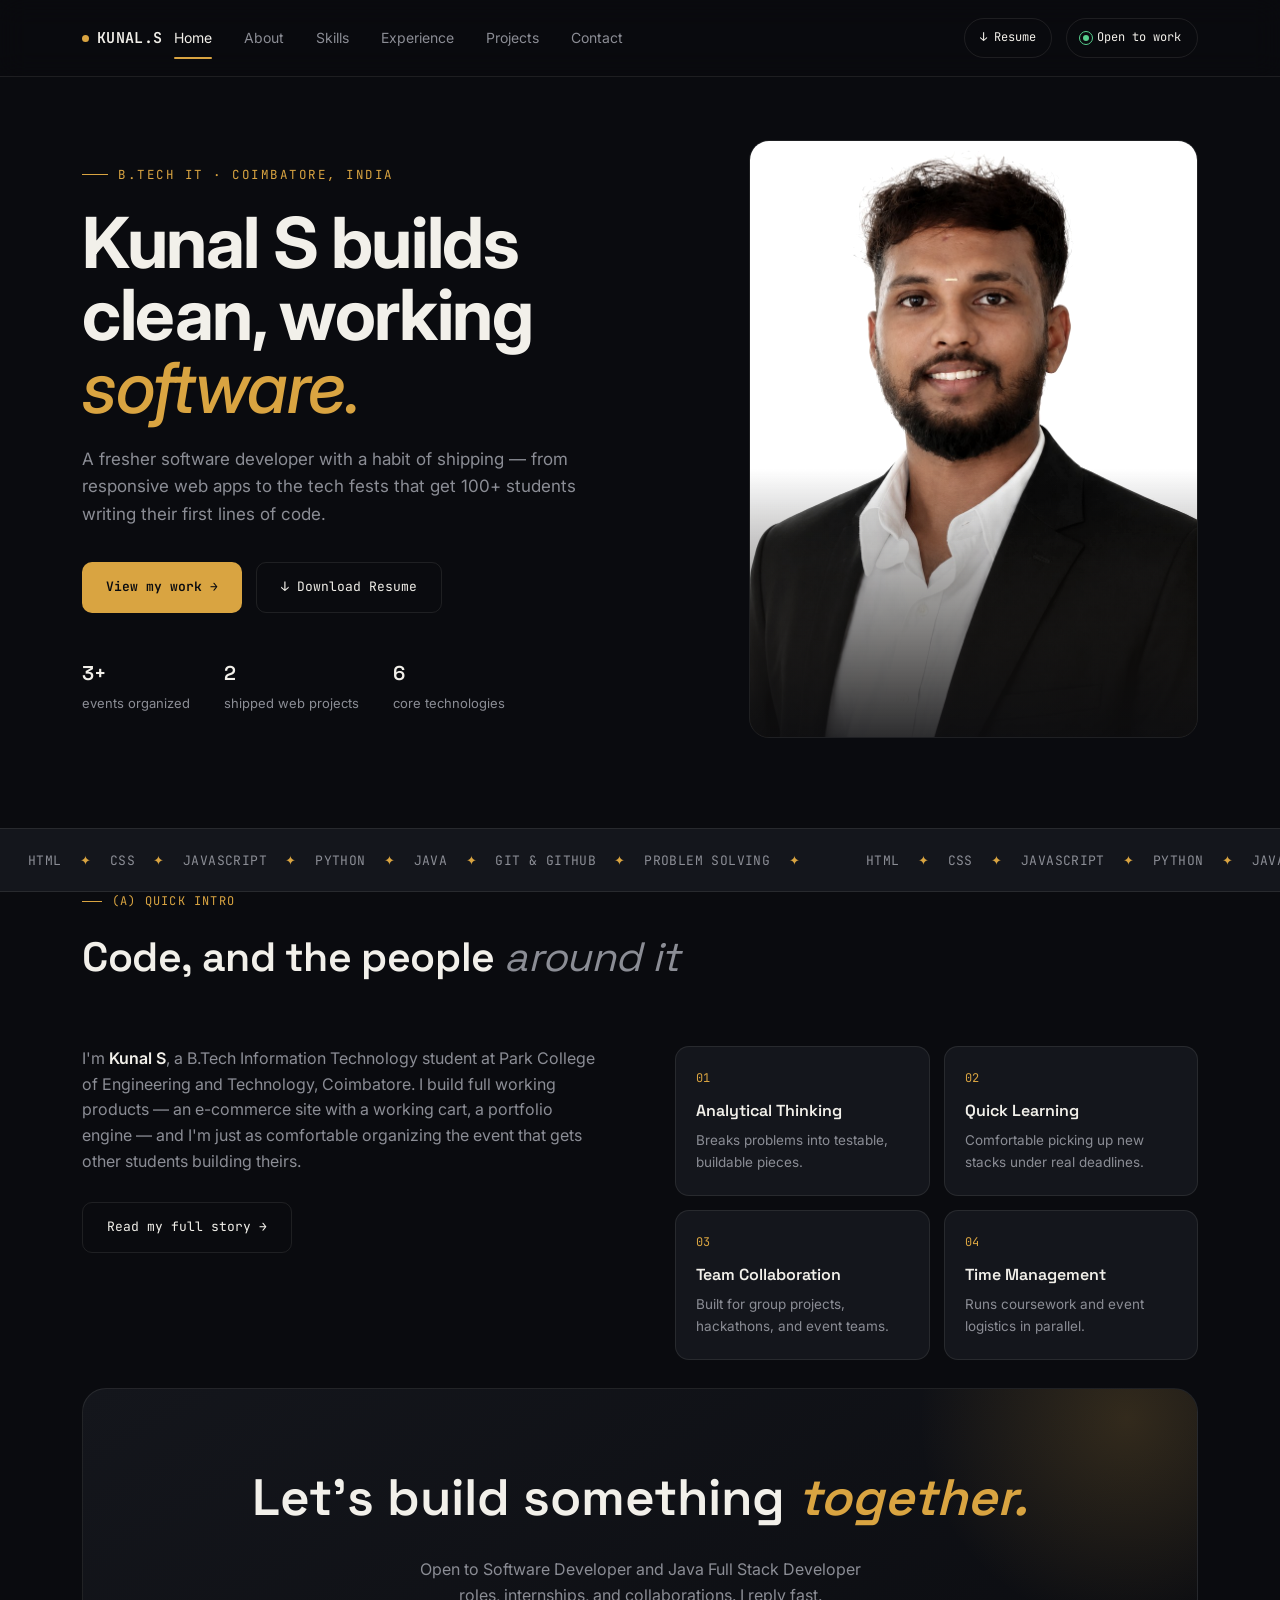
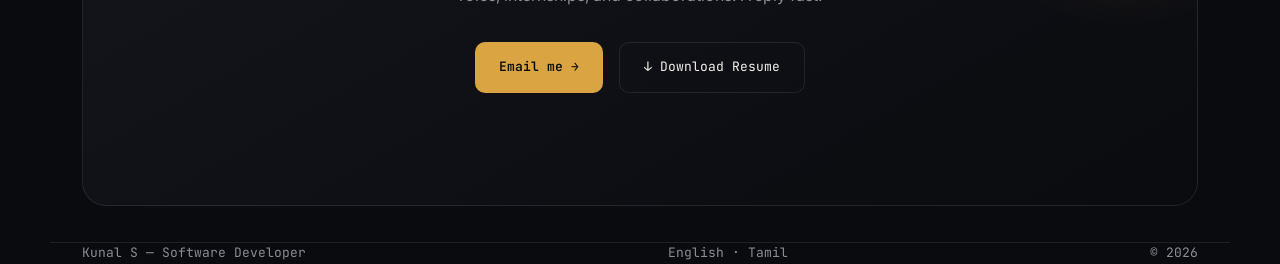
<file: index.html>
<!DOCTYPE html>
<html lang="en">
<head>
<meta charset="UTF-8">
<meta name="viewport" content="width=device-width, initial-scale=1.0">
<title>Kunal S — Software Developer</title>
<meta name="description" content="Kunal S — B.Tech IT student and aspiring Java Full Stack Developer based in Coimbatore, India.">
<link rel="preconnect" href="https://fonts.googleapis.com">
<link rel="preconnect" href="https://fonts.gstatic.com" crossorigin>
<link href="https://fonts.googleapis.com/css2?family=Space+Grotesk:wght@400;500;600;700&family=JetBrains+Mono:wght@400;500;600&family=Inter:wght@400;500;600&display=swap" rel="stylesheet">
<link rel="stylesheet" href="style.css">
</head>
<body>
<div id="preloader">
  <div class="loader-modern">
    <div class="loader-spinner">
      <div class="spinner-ring"></div>
      <div class="spinner-ring"></div>
      <div class="spinner-ring"></div>
    </div>
    <p class="loader-text">Loading portfolio</p>
    <div class="loader-progress-bar">
      <div class="loader-progress-fill" id="loaderFill"></div>
    </div>
  </div>
</div>


<header>
  <nav class="wrap">
    <a href="index.html" class="logo"><span class="dot"></span>KUNAL.S</a>
    <div class="nav-links">
      <a href="index.html" class="active">Home</a>
      <a href="about.html">About</a>
      <a href="skills.html">Skills</a>
      <a href="experience.html">Experience</a>
      <a href="projects.html">Projects</a>
      <a href="contact.html">Contact</a>
    </div>
    <div class="nav-right">
      <a href="resume.pdf" download class="nav-resume">↓ <span class="label">Resume</span></a>
      <a href="contact.html" class="nav-cta"><span class="pulse"></span>Open to work</a>
      <button class="menu-btn" id="menuBtn" aria-label="Toggle menu">☰</button>
    </div>
  </nav>
  <div class="mobile-panel" id="mobilePanel">
    <a href="index.html">Home</a>
    <a href="about.html">About</a>
    <a href="skills.html">Skills</a>
    <a href="experience.html">Experience</a>
    <a href="projects.html">Projects</a>
    <a href="contact.html">Contact</a>
    <a href="resume.pdf" download class="nav-resume">↓ Download Resume</a>
  </div>
</header>

<main>
  <section class="hero wrap">
    <div class="hero-grid">
      <div>
        <div class="eyebrow">B.Tech IT · Coimbatore, India</div>
        <h1 class="hero-title">Kunal S builds<br>clean, working <span class="accent-word">software.</span></h1>
        <p class="hero-sub">A fresher software developer with a habit of shipping — from responsive web apps to the tech fests that get 100+ students writing their first lines of code.</p>
        <div class="hero-actions">
          <a href="projects.html" class="btn btn-primary">View my work →</a>
          <a href="resume.pdf" download class="btn btn-ghost">↓ Download Resume</a>
        </div>
        <div class="hero-meta">
          <div><strong>3+</strong>events organized</div>
          <div><strong>2</strong>shipped web projects</div>
          <div><strong>6</strong>core technologies</div>
        </div>
      </div>

      <div class="hero-visual">
        <div class="portrait-frame">
          <img src="kunal-portrait.jpg" alt="Portrait of Kunal S">
        </div>

      </div>
    </div>
  </section>

  <div class="marquee-strip">
    <div class="marquee-track">
      <span>HTML <em>✦</em> CSS <em>✦</em> JAVASCRIPT <em>✦</em> PYTHON <em>✦</em> JAVA <em>✦</em> GIT &amp; GITHUB <em>✦</em> PROBLEM SOLVING <em>✦</em></span>
      <span>HTML <em>✦</em> CSS <em>✦</em> JAVASCRIPT <em>✦</em> PYTHON <em>✦</em> JAVA <em>✦</em> GIT &amp; GITHUB <em>✦</em> PROBLEM SOLVING <em>✦</em></span>
    </div>
  </div>

  <section class="wrap">
    <div class="section-head reveal">
      <div class="section-tag">(A) Quick intro</div>
      <h2 class="section-title">Code, and the people <span class="it">around it</span></h2>
    </div>
    <div class="about-grid">
      <div class="about-copy reveal">
        <p>I'm <strong>Kunal S</strong>, a B.Tech Information Technology student at Park College of Engineering and Technology, Coimbatore. I build full working products — an e-commerce site with a working cart, a portfolio engine — and I'm just as comfortable organizing the event that gets other students building theirs.</p>

        <a href="about.html" class="btn btn-ghost" style="margin-top:10px;">Read my full story →</a>
      </div>
      <div class="strengths reveal">
        <div class="strength-card">
          <div class="num">01</div>
          <h4>Analytical Thinking</h4>
          <p>Breaks problems into testable, buildable pieces.</p>
        </div>
        <div class="strength-card">
          <div class="num">02</div>
          <h4>Quick Learning</h4>
          <p>Comfortable picking up new stacks under real deadlines.</p>
        </div>
        <div class="strength-card">
          <div class="num">03</div>
          <h4>Team Collaboration</h4>
          <p>Built for group projects, hackathons, and event teams.</p>
        </div>
        <div class="strength-card">
          <div class="num">04</div>
          <h4>Time Management</h4>
          <p>Runs coursework and event logistics in parallel.</p>
        </div>
      </div>
    </div>
  </section>

  <section class="wrap">
    <div class="contact-box reveal">
      <h2>Let's build something <em>together.</em></h2>
      <p>Open to Software Developer and Java Full Stack Developer roles, internships, and collaborations. I reply fast.</p>
      <div class="contact-actions">
        <a href="mailto:kunal.selvakumar.it@gmail.com" class="btn btn-primary">Email me →</a>
        <a href="resume.pdf" download class="btn btn-ghost">↓ Download Resume</a>
      </div>
    </div>
  </section>
</main>

<footer class="wrap">
  <div class="footer-row">
    <span>Kunal S — Software Developer</span>
    <span>English · Tamil</span>
    <span>© 2026</span>
  </div>
</footer>

<script src="script.js"></script>
</body>
</html>
</file>
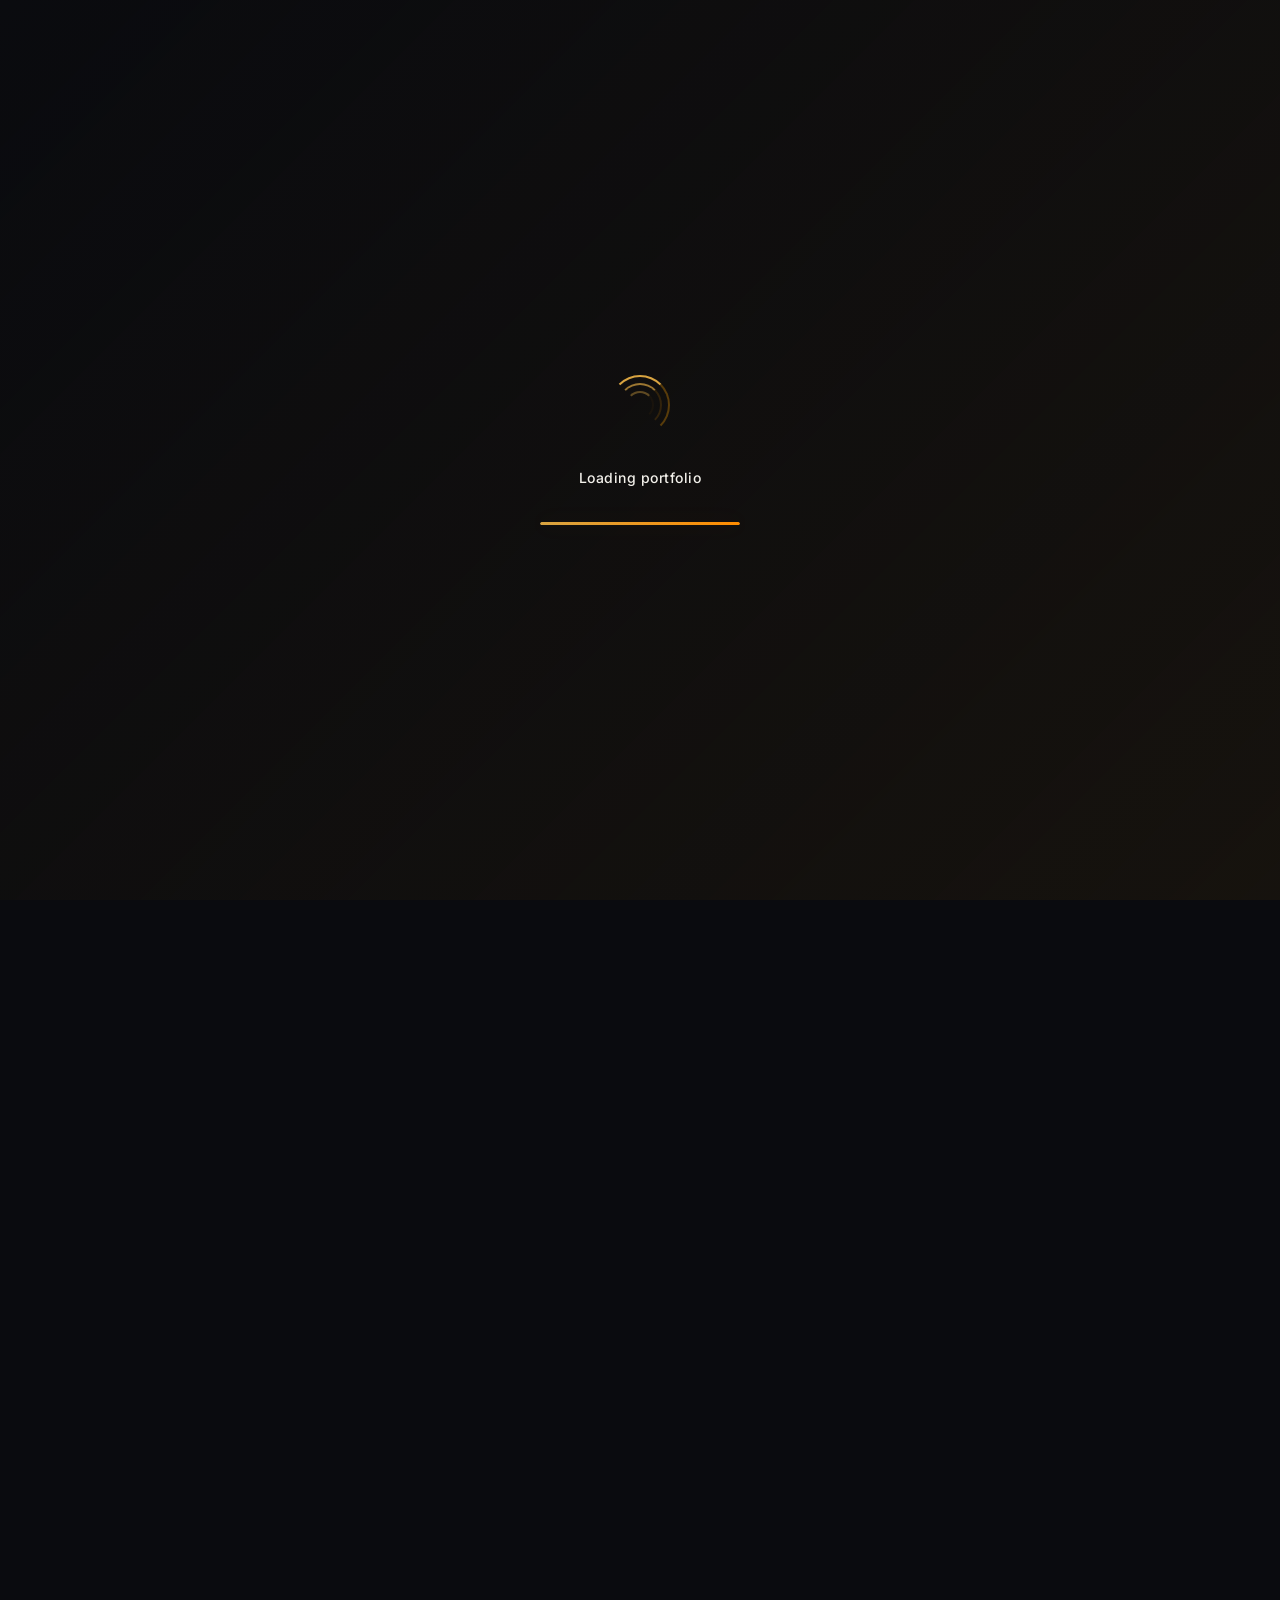
<file: about.html>
<!DOCTYPE html>
<html lang="en">
<head>
<meta charset="UTF-8">
<meta name="viewport" content="width=device-width, initial-scale=1.0">
<title>About — Kunal S</title>
<meta name="description" content="About Kunal S, B.Tech IT student, developer and event organizer based in Coimbatore.">
<link rel="preconnect" href="https://fonts.googleapis.com">
<link rel="preconnect" href="https://fonts.gstatic.com" crossorigin>
<link href="https://fonts.googleapis.com/css2?family=Space+Grotesk:wght@400;500;600;700&family=JetBrains+Mono:wght@400;500;600&family=Inter:wght@400;500;600&display=swap" rel="stylesheet">
<link rel="stylesheet" href="style.css">
</head>
<body>
<div id="preloader">
  <div class="loader-modern">
    <div class="loader-spinner">
      <div class="spinner-ring"></div>
      <div class="spinner-ring"></div>
      <div class="spinner-ring"></div>
    </div>
    <p class="loader-text">Loading portfolio</p>
    <div class="loader-progress-bar">
      <div class="loader-progress-fill" id="loaderFill"></div>
    </div>
  </div>
</div>


<header>
  <nav class="wrap">
    <a href="index.html" class="logo"><span class="dot"></span>KUNAL.S</a>
    <div class="nav-links">
      <a href="index.html">Home</a>
      <a href="about.html" class="active">About</a>
      <a href="skills.html">Skills</a>
      <a href="experience.html">Experience</a>
      <a href="projects.html">Projects</a>
      <a href="contact.html">Contact</a>
    </div>
    <div class="nav-right">
      <a href="resume.pdf" download class="nav-resume">↓ <span class="label">Resume</span></a>
      <a href="contact.html" class="nav-cta"><span class="pulse"></span>Open to work</a>
      <button class="menu-btn" id="menuBtn" aria-label="Toggle menu">☰</button>
    </div>
  </nav>
  <div class="mobile-panel" id="mobilePanel">
    <a href="index.html">Home</a>
    <a href="about.html">About</a>
    <a href="skills.html">Skills</a>
    <a href="experience.html">Experience</a>
    <a href="projects.html">Projects</a>
    <a href="contact.html">Contact</a>
    <a href="resume.pdf" download class="nav-resume">↓ Download Resume</a>
  </div>
</header>

<main>
  <section class="page-hero wrap">
    <div class="eyebrow">(A) About</div>
    <h1 class="page-title">The <span class="it">short</span> version of my story</h1>
    <p class="page-sub">Student, builder, and the person who ends up organizing the event.</p>
  </section>

  <section class="wrap" style="padding-top:0;">
    <div class="about-grid">
      <div class="about-copy reveal">
        <p>I'm <strong>Kunal S</strong>, a B.Tech Information Technology student at Park College of Engineering and Technology, Coimbatore. My interest in software started with small HTML pages and grew into building full working products — an e-commerce site with a working cart, a portfolio engine, and a genuine comfort with Git-based workflows.</p>
        <p>Outside of code, I run things. I've helped organize three editions of <strong>CodeWar</strong>, our department's flagship coding event, plus an Ideathon and IdeaSphere to get more students building. As a <strong>Park CDC Student Coordinator</strong>, I've sat on the other side of the recruitment table too — coordinating drives, interviews, and pre-placement talks.</p>

        <a href="resume.pdf" download class="btn btn-primary" style="margin-top:10px;">↓ Download Resume</a>
      </div>
      <div class="strengths reveal">
        <div class="strength-card">
          <div class="num">01</div>
          <h4>Analytical Thinking</h4>
          <p>Breaks problems into testable, buildable pieces.</p>
        </div>
        <div class="strength-card">
          <div class="num">02</div>
          <h4>Quick Learning</h4>
          <p>Comfortable picking up new stacks under real deadlines.</p>
        </div>
        <div class="strength-card">
          <div class="num">03</div>
          <h4>Team Collaboration</h4>
          <p>Built for group projects, hackathons, and event teams.</p>
        </div>
        <div class="strength-card">
          <div class="num">04</div>
          <h4>Time Management</h4>
          <p>Runs coursework and event logistics in parallel.</p>
        </div>
        <div class="strength-card">
          <div class="num">05</div>
          <h4>Adaptability</h4>
          <p>Switches between coursework, code, and event logistics.</p>
        </div>
        <div class="strength-card">
          <div class="num">06</div>
          <h4>Problem Solving</h4>
          <p>Debugs code and untangles real-world logistics alike.</p>
        </div>
      </div>
    </div>
  </section>

  <section class="wrap">
    <div class="section-head reveal">
      <div class="section-tag">(B) Education</div>
      <h2 class="section-title">Academic <span class="it">background</span></h2>
    </div>
    <div class="edu-list reveal">
      <div class="edu-item">
        <div class="yr">2023 — Present</div>
        <div><h4>B.Tech, Information Technology</h4><p>Park College of Engineering and Technology</p></div>
        <div class="loc">Coimbatore</div>
      </div>
      <div class="edu-item">
        <div class="yr">2022 — 2023</div>
        <div><h4>HSC</h4><p>Palaniyappa Matric Higher Secondary School</p></div>
        <div class="loc">Theni</div>
      </div>
      <div class="edu-item">
        <div class="yr">2020 — 2021</div>
        <div><h4>SSLC</h4><p>Palaniyappa Matric Higher Secondary School</p></div>
        <div class="loc">Theni</div>
      </div>
    </div>
  </section>

  <section class="wrap">
    <div class="contact-box reveal">
      <h2>Want the <em>full picture?</em></h2>
      <p>Grab a copy of my resume, or head straight to my project work.</p>
      <div class="contact-actions">
        <a href="resume.pdf" download class="btn btn-primary">↓ Download Resume</a>
        <a href="projects.html" class="btn btn-ghost">View projects →</a>
      </div>
    </div>
  </section>
</main>

<footer class="wrap">
  <div class="footer-row">
    <span>Kunal S — Software Developer</span>
    <span>English · Tamil</span>
    <span>© 2026</span>
  </div>
</footer>

<script src="script.js"></script>
</body>
</html>
</file>
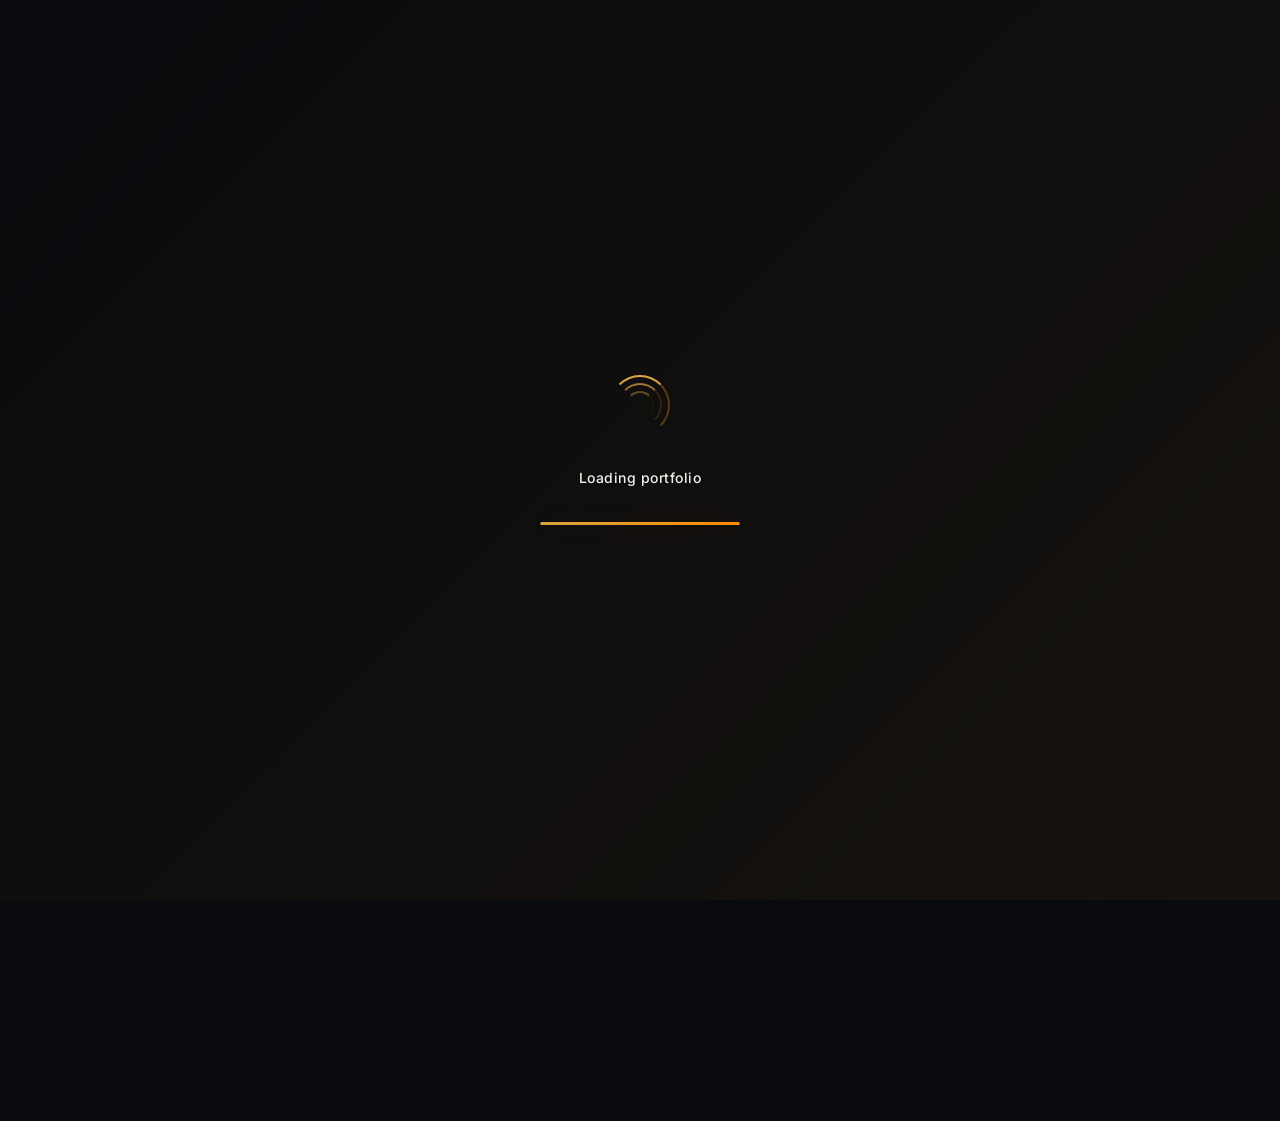
<file: contact.html>
<!DOCTYPE html>
<html lang="en">

<head>
  <meta charset="UTF-8">
  <meta name="viewport" content="width=device-width, initial-scale=1.0">
  <title>Contact — Kunal S</title>
  <meta name="description" content="Get in touch with Kunal S, Software Developer based in Coimbatore, India.">
  <link rel="preconnect" href="https://fonts.googleapis.com">
  <link rel="preconnect" href="https://fonts.gstatic.com" crossorigin>
  <link
    href="https://fonts.googleapis.com/css2?family=Space+Grotesk:wght@400;500;600;700&family=JetBrains+Mono:wght@400;500;600&family=Inter:wght@400;500;600&display=swap"
    rel="stylesheet">
  <link rel="stylesheet" href="style.css">
</head>

<body>
  <div id="preloader">
    <div class="loader-modern">
      <div class="loader-spinner">
        <div class="spinner-ring"></div>
        <div class="spinner-ring"></div>
        <div class="spinner-ring"></div>
      </div>
      <p class="loader-text">Loading portfolio</p>
      <div class="loader-progress-bar">
        <div class="loader-progress-fill" id="loaderFill"></div>
      </div>
    </div>
  </div>


  <header>
    <nav class="wrap">
      <a href="index.html" class="logo"><span class="dot"></span>KUNAL.S</a>
      <div class="nav-links">
        <a href="index.html">Home</a>
        <a href="about.html">About</a>
        <a href="skills.html">Skills</a>
        <a href="experience.html">Experience</a>
        <a href="projects.html">Projects</a>
        <a href="contact.html" class="active">Contact</a>
      </div>
      <div class="nav-right">
        <a href="resume.pdf" download class="nav-resume">↓ <span class="label">Resume</span></a>
        <a href="contact.html" class="nav-cta"><span class="pulse"></span>Open to work</a>
        <button class="menu-btn" id="menuBtn" aria-label="Toggle menu">☰</button>
      </div>
    </nav>
    <div class="mobile-panel" id="mobilePanel">
      <a href="index.html">Home</a>
      <a href="about.html">About</a>
      <a href="skills.html">Skills</a>
      <a href="experience.html">Experience</a>
      <a href="projects.html">Projects</a>
      <a href="contact.html">Contact</a>
      <a href="resume.pdf" download class="nav-resume">↓ Download Resume</a>
    </div>
  </header>

  <main>
    <section class="page-hero wrap">
      <div class="eyebrow">(F) Contact</div>
      <h1 class="page-title">Let's build something <span class="it">together</span></h1>

    </section>

    <section class="wrap" style="padding-top:0;">
      <div class="contact-detail-grid reveal">
        <div class="detail-card">
          <div class="dl-icon"><svg class="icon" viewBox="0 0 24 24">
              <path d="M3 5h18v14H3z" />
              <path d="M3 6l9 7 9-7" />
            </svg></div>
          <div class="dl">Email</div>
          <a class="dv" href="mailto:kunal.selvakumar.it@gmail.com">kunal.selvakumar.it@gmail.com</a>
        </div>
        <div class="detail-card">
          <div class="dl-icon"><svg class="icon" viewBox="0 0 24 24">
              <path
                d="M22 16.9v3a2 2 0 0 1-2.2 2 19.8 19.8 0 0 1-8.6-3.1 19.5 19.5 0 0 1-6-6A19.8 19.8 0 0 1 2.1 4.2 2 2 0 0 1 4.1 2h3a2 2 0 0 1 2 1.7c.1.9.3 1.8.6 2.7a2 2 0 0 1-.5 2.1L8 9.8a16 16 0 0 0 6 6l1.3-1.2a2 2 0 0 1 2.1-.5c.9.3 1.8.5 2.7.6a2 2 0 0 1 1.9 2.2z" />
            </svg></div>
          <div class="dl">Phone</div>
          <a class="dv" href="tel:7904506457">+91 79045 06457</a>
        </div>
        <div class="detail-card">
          <div class="dl-icon"><svg class="icon" viewBox="0 0 24 24">
              <path d="M20 10c0 6-8 12-8 12s-8-6-8-12a8 8 0 0 1 16 0z" />
              <circle cx="12" cy="10" r="3" />
            </svg></div>
          <div class="dl">Location</div>
          <div class="dv">Coimbatore, India</div>
        </div>
        <div class="detail-card">
          <div class="dl-icon"><svg class="icon" viewBox="0 0 24 24">
              <path d="M16 8a6 6 0 0 1 6 6v7h-4v-7a2 2 0 0 0-4 0v7h-4v-7a6 6 0 0 1 6-6z" />
              <rect x="2" y="9" width="4" height="12" />
              <circle cx="4" cy="4" r="2" />
            </svg></div>
          <div class="dl">LinkedIn</div>
          <a class="dv" href="https://linkedin.com/in/kunalselvakumar" target="_blank"
            rel="noopener">kunalselvakumar</a>
        </div>
        <div class="detail-card">
          <div class="dl-icon"><svg class="icon" viewBox="0 0 24 24">
              <path
                d="M9 19c-4 1-4-2-6-2m12 4v-3.4a3 3 0 0 0-.8-2.4c2.7-.3 5.5-1.4 5.5-6a4.7 4.7 0 0 0-1.2-3.2 4.4 4.7 0 0 0-.1-3.2s-1-.3-3.2 1.2a11 11 0 0 0-5.8 0C7.2 2.3 6.2 2.6 6.2 2.6a4.4 4.7 0 0 0-.1 3.2A4.7 4.7 0 0 0 4.9 9c0 4.6 2.8 5.7 5.5 6a3 3 0 0 0-.8 2.3V21" />
            </svg></div>
          <div class="dl">GitHub</div>
          <a class="dv" href="https://github.com/kunal-slash" target="_blank" rel="noopener">kunal-slash</a>
        </div>
        <div class="detail-card">
          <div class="dl-icon"><svg class="icon" viewBox="0 0 24 24">
              <path d="M12 3v12" />
              <path d="M7 10l5 5 5-5" />
              <path d="M4 19h16" />
            </svg></div>
          <div class="dl">Resume</div>
          <a class="dv" href="resume.pdf" download>↓ Download PDF</a>
        </div>
      </div>

      <div class="contact-box reveal">
        <h2>Ready when <em>you are.</em></h2>
        <p>Send an email and I'll get back to you as soon as I can.</p>
        <div class="contact-actions">
          <a href="mailto:kunal.selvakumar.it@gmail.com" class="btn btn-primary">Email me →</a>
          <a href="resume.pdf" download class="btn btn-ghost">↓ Download Resume</a>
        </div>
      </div>
    </section>
  </main>

  <footer class="wrap">
    <div class="footer-row">
      <span>Kunal S — Software Developer</span>
      <span>English · Tamil</span>
      <span>© 2026</span>
    </div>
  </footer>

  <script src="script.js"></script>
</body>

</html>
</file>
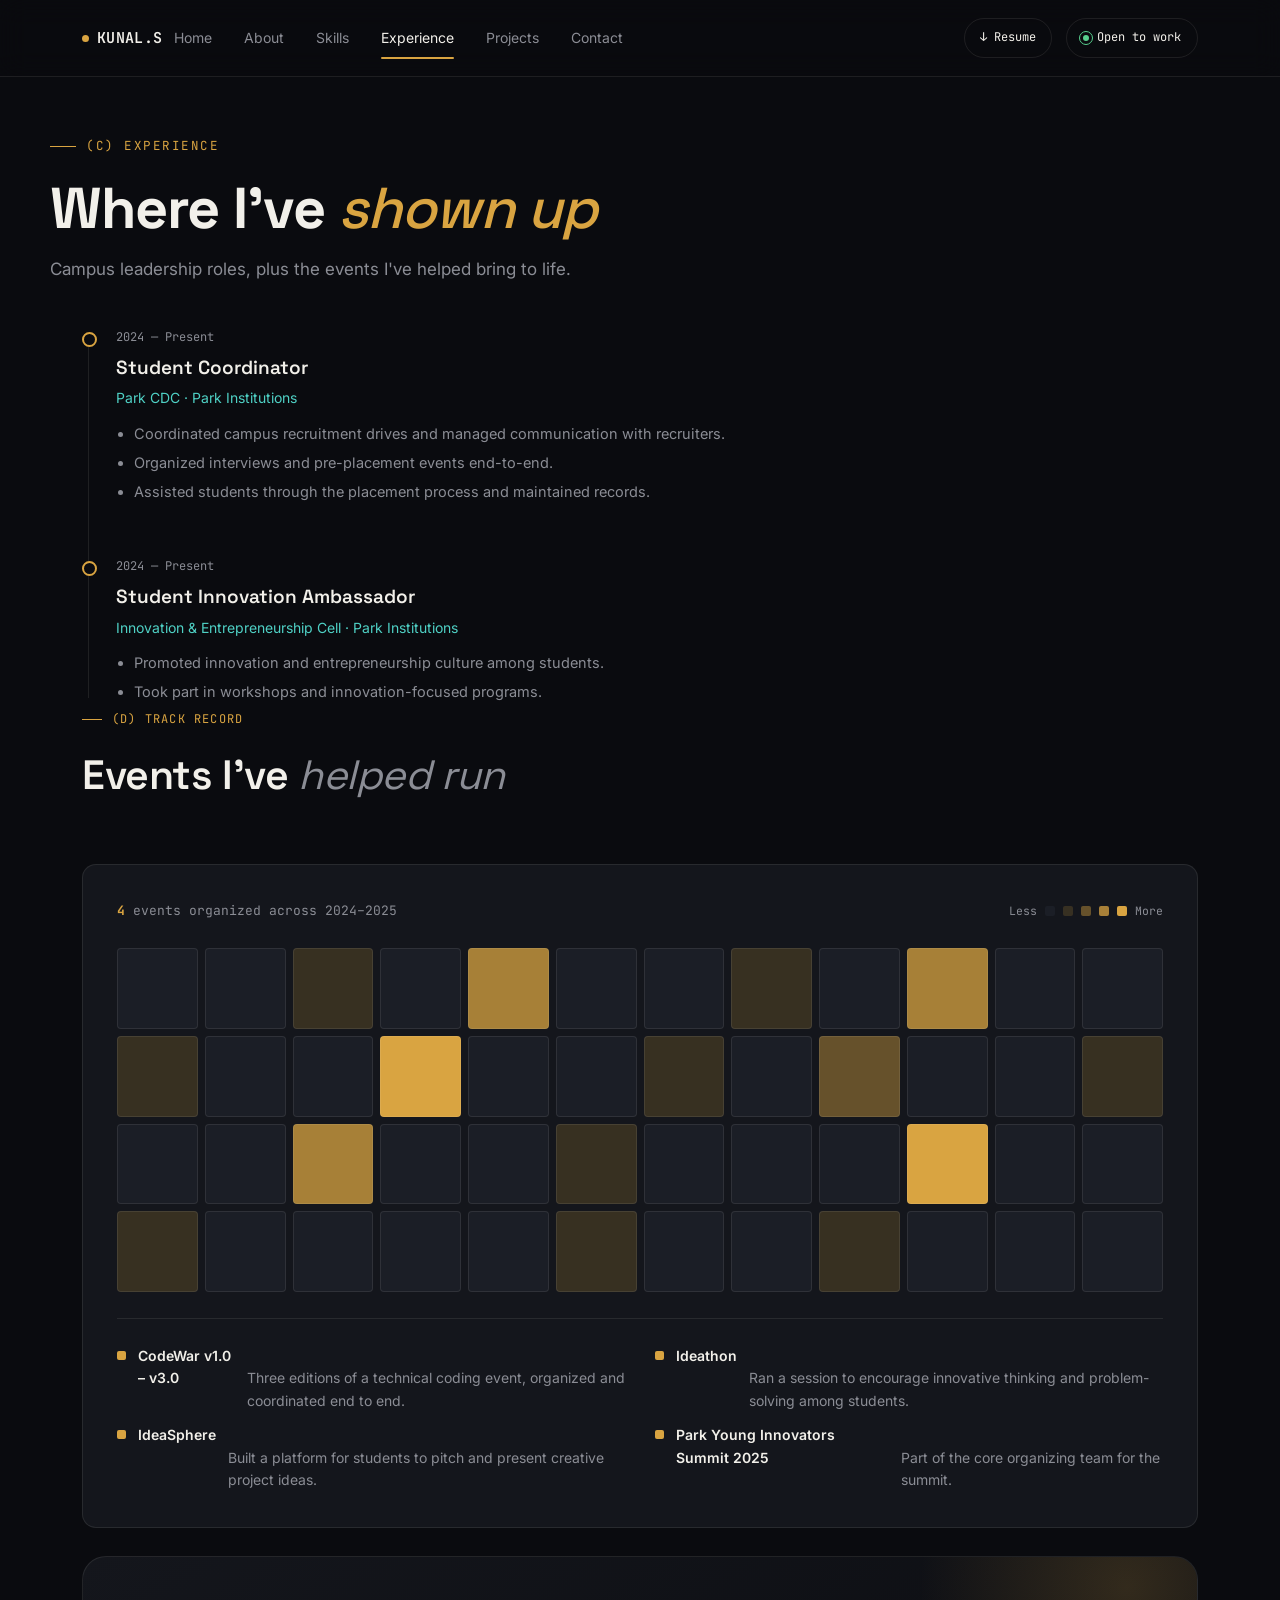
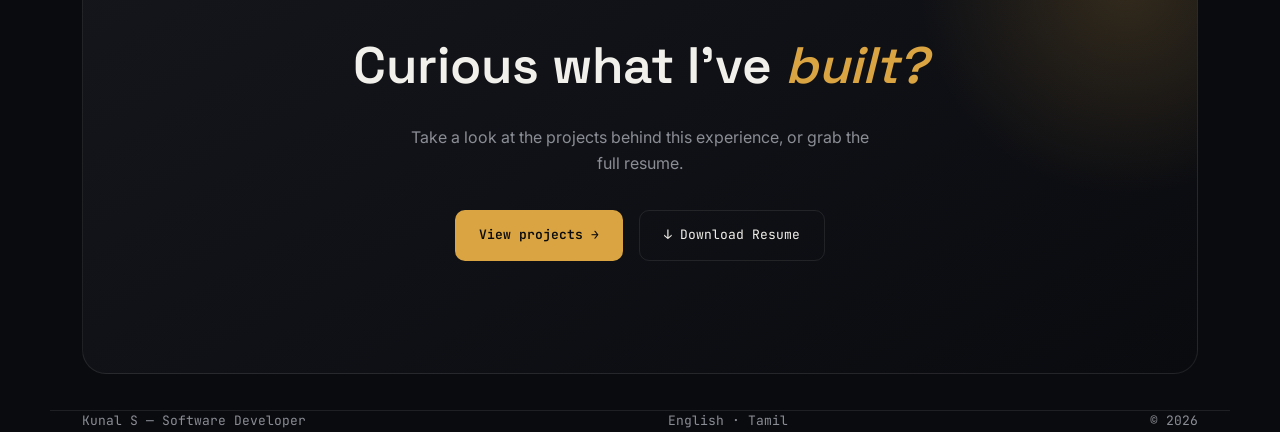
<file: experience.html>
<!DOCTYPE html>
<html lang="en">
<head>
<meta charset="UTF-8">
<meta name="viewport" content="width=device-width, initial-scale=1.0">
<title>Experience — Kunal S</title>
<meta name="description" content="Leadership roles and track record of events organized by Kunal S.">
<link rel="preconnect" href="https://fonts.googleapis.com">
<link rel="preconnect" href="https://fonts.gstatic.com" crossorigin>
<link href="https://fonts.googleapis.com/css2?family=Space+Grotesk:wght@400;500;600;700&family=JetBrains+Mono:wght@400;500;600&family=Inter:wght@400;500;600&display=swap" rel="stylesheet">
<link rel="stylesheet" href="style.css">
</head>
<body>
<div id="preloader">
  <div class="loader-modern">
    <div class="loader-spinner">
      <div class="spinner-ring"></div>
      <div class="spinner-ring"></div>
      <div class="spinner-ring"></div>
    </div>
    <p class="loader-text">Loading portfolio</p>
    <div class="loader-progress-bar">
      <div class="loader-progress-fill" id="loaderFill"></div>
    </div>
  </div>
</div>


<header>
  <nav class="wrap">
    <a href="index.html" class="logo"><span class="dot"></span>KUNAL.S</a>
    <div class="nav-links">
      <a href="index.html">Home</a>
      <a href="about.html">About</a>
      <a href="skills.html">Skills</a>
      <a href="experience.html" class="active">Experience</a>
      <a href="projects.html">Projects</a>
      <a href="contact.html">Contact</a>
    </div>
    <div class="nav-right">
      <a href="resume.pdf" download class="nav-resume">↓ <span class="label">Resume</span></a>
      <a href="contact.html" class="nav-cta"><span class="pulse"></span>Open to work</a>
      <button class="menu-btn" id="menuBtn" aria-label="Toggle menu">☰</button>
    </div>
  </nav>
  <div class="mobile-panel" id="mobilePanel">
    <a href="index.html">Home</a>
    <a href="about.html">About</a>
    <a href="skills.html">Skills</a>
    <a href="experience.html">Experience</a>
    <a href="projects.html">Projects</a>
    <a href="contact.html">Contact</a>
    <a href="resume.pdf" download class="nav-resume">↓ Download Resume</a>
  </div>
</header>

<main>
  <section class="page-hero wrap">
    <div class="eyebrow">(C) Experience</div>
    <h1 class="page-title">Where I've <span class="it">shown up</span></h1>
    <p class="page-sub">Campus leadership roles, plus the events I've helped bring to life.</p>
  </section>

  <section class="wrap" style="padding-top:0;">
    <div class="timeline reveal">
      <div class="tl-item">
        <div class="tl-date">2024 — Present</div>
        <div class="tl-role">Student Coordinator</div>
        <div class="tl-org">Park CDC · Park Institutions</div>
        <ul>
          <li>Coordinated campus recruitment drives and managed communication with recruiters.</li>
          <li>Organized interviews and pre-placement events end-to-end.</li>
          <li>Assisted students through the placement process and maintained records.</li>
        </ul>
      </div>
      <div class="tl-item">
        <div class="tl-date">2024 — Present</div>
        <div class="tl-role">Student Innovation Ambassador</div>
        <div class="tl-org">Innovation &amp; Entrepreneurship Cell · Park Institutions</div>
        <ul>
          <li>Promoted innovation and entrepreneurship culture among students.</li>
          <li>Took part in workshops and innovation-focused programs.</li>
        </ul>
      </div>
    </div>
  </section>

  <section class="wrap">
    <div class="section-head reveal">
      <div class="section-tag">(D) Track record</div>
      <h2 class="section-title">Events I've <span class="it">helped run</span></h2>
    </div>
    <div class="activity-wrap reveal">
      <div class="activity-head">
        <div class="count"><b>4</b> events organized across 2024–2025</div>
        <div class="activity-legend">
          Less
          <span class="legend-swatch" style="background:var(--surface-2)"></span>
          <span class="legend-swatch" style="background:rgba(217,164,65,0.18)"></span>
          <span class="legend-swatch" style="background:rgba(217,164,65,0.42)"></span>
          <span class="legend-swatch" style="background:rgba(217,164,65,0.75)"></span>
          <span class="legend-swatch" style="background:var(--accent)"></span>
          More
        </div>
      </div>
      <div class="activity-grid" id="activityGrid"></div>
      <div class="activity-list">
        <div><span class="sw"></span><div><b>CodeWar v1.0 – v3.0</b><br>Three editions of a technical coding event, organized and coordinated end to end.</div></div>
        <div><span class="sw"></span><div><b>Ideathon</b><br>Ran a session to encourage innovative thinking and problem-solving among students.</div></div>
        <div><span class="sw"></span><div><b>IdeaSphere</b><br>Built a platform for students to pitch and present creative project ideas.</div></div>
        <div><span class="sw"></span><div><b>Park Young Innovators Summit 2025</b><br>Part of the core organizing team for the summit.</div></div>
      </div>
    </div>
  </section>

  <section class="wrap">
    <div class="contact-box reveal">
      <h2>Curious what I've <em>built?</em></h2>
      <p>Take a look at the projects behind this experience, or grab the full resume.</p>
      <div class="contact-actions">
        <a href="projects.html" class="btn btn-primary">View projects →</a>
        <a href="resume.pdf" download class="btn btn-ghost">↓ Download Resume</a>
      </div>
    </div>
  </section>
</main>

<footer class="wrap">
  <div class="footer-row">
    <span>Kunal S — Software Developer</span>
    <span>English · Tamil</span>
    <span>© 2026</span>
  </div>
</footer>

<script src="script.js"></script>
</body>
</html>
</file>
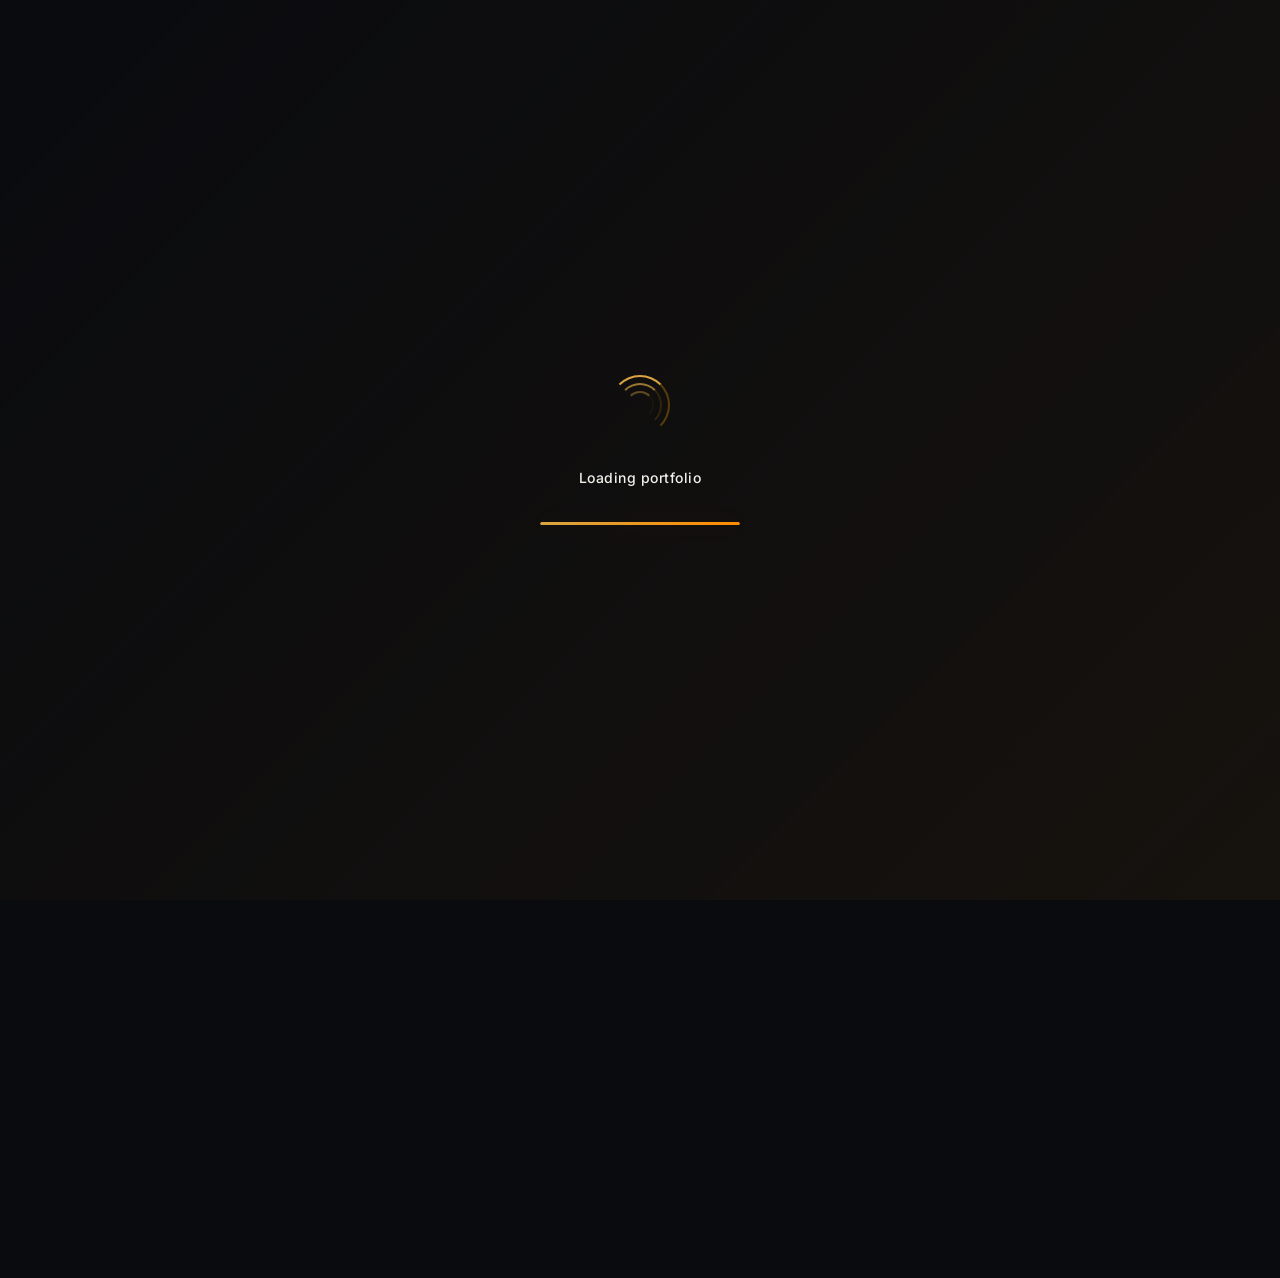
<file: projects.html>
<!DOCTYPE html>
<html lang="en">
<head>
<meta charset="UTF-8">
<meta name="viewport" content="width=device-width, initial-scale=1.0">
<title>Projects — Kunal S</title>
<meta name="description" content="Web development projects by Kunal S, including an e-commerce site and personal portfolio.">
<link rel="preconnect" href="https://fonts.googleapis.com">
<link rel="preconnect" href="https://fonts.gstatic.com" crossorigin>
<link href="https://fonts.googleapis.com/css2?family=Space+Grotesk:wght@400;500;600;700&family=JetBrains+Mono:wght@400;500;600&family=Inter:wght@400;500;600&display=swap" rel="stylesheet">
<link rel="stylesheet" href="style.css">
</head>
<body>
<div id="preloader">
  <div class="loader-modern">
    <div class="loader-spinner">
      <div class="spinner-ring"></div>
      <div class="spinner-ring"></div>
      <div class="spinner-ring"></div>
    </div>
    <p class="loader-text">Loading portfolio</p>
    <div class="loader-progress-bar">
      <div class="loader-progress-fill" id="loaderFill"></div>
    </div>
  </div>
</div>


<header>
  <nav class="wrap">
    <a href="index.html" class="logo"><span class="dot"></span>KUNAL.S</a>
    <div class="nav-links">
      <a href="index.html">Home</a>
      <a href="about.html">About</a>
      <a href="skills.html">Skills</a>
      <a href="experience.html">Experience</a>
      <a href="projects.html" class="active">Projects</a>
      <a href="contact.html">Contact</a>
    </div>
    <div class="nav-right">
      <a href="resume.pdf" download class="nav-resume">↓ <span class="label">Resume</span></a>
      <a href="contact.html" class="nav-cta"><span class="pulse"></span>Open to work</a>
      <button class="menu-btn" id="menuBtn" aria-label="Toggle menu">☰</button>
    </div>
  </nav>
  <div class="mobile-panel" id="mobilePanel">
    <a href="index.html">Home</a>
    <a href="about.html">About</a>
    <a href="skills.html">Skills</a>
    <a href="experience.html">Experience</a>
    <a href="projects.html">Projects</a>
    <a href="contact.html">Contact</a>
    <a href="resume.pdf" download class="nav-resume">↓ Download Resume</a>
  </div>
</header>

<main>
  <section class="page-hero wrap">
    <div class="eyebrow">(E) Projects</div>
    <h1 class="page-title">Things I've <span class="it">shipped</span></h1>
    <p class="page-sub">Two web projects built end-to-end, from layout to working functionality.</p>
  </section>

  <section class="wrap" style="padding-top:0;">
    <div class="projects-grid reveal">
      <div class="project-card">
        <div class="project-top">
          <h3>E-Commerce Website</h3>
          <span class="project-index">01</span>
        </div>
        <p>A responsive online shopping site built to feel fast and easy to browse on any device.</p>
        <div class="field-label">Problem</div>
        <p>Shoppers needed a clean way to browse, filter, and manage a cart without friction.</p>
        <div class="field-label">Solution</div>
        <p>Built product listing, filtering, and a working shopping cart with a fully responsive layout across desktop and mobile.</p>
        <div class="tech-tags"><span>HTML</span><span>CSS</span><span>JavaScript</span></div>
      </div>
      <div class="project-card">
        <div class="project-top">
          <h3>Personal Portfolio Website</h3>
          <span class="project-index">02</span>
        </div>
        <p>A portfolio site to showcase skills, projects, and achievements to recruiters.</p>
        <div class="field-label">Problem</div>
        <p>Needed a single, professional place to present skills and project work online.</p>
        <div class="field-label">Solution</div>
        <p>Designed a responsive, cross-device interface with modern UI elements and smooth navigation.</p>
        <div class="tech-tags"><span>HTML</span><span>CSS</span><span>JavaScript</span></div>
      </div>
    </div>
  </section>

  <section class="wrap">
    <div class="contact-box reveal">
      <h2>Want to see more, or <em>talk shop?</em></h2>
      <p>I'm actively building — reach out or grab the full resume for details.</p>
      <div class="contact-actions">
        <a href="contact.html" class="btn btn-primary">Get in touch →</a>
        <a href="resume.pdf" download class="btn btn-ghost">↓ Download Resume</a>
      </div>
    </div>
  </section>
</main>

<footer class="wrap">
  <div class="footer-row">
    <span>Kunal S — Software Developer</span>
    <span>English · Tamil</span>
    <span>© 2026</span>
  </div>
</footer>

<script src="script.js"></script>
</body>
</html>
</file>
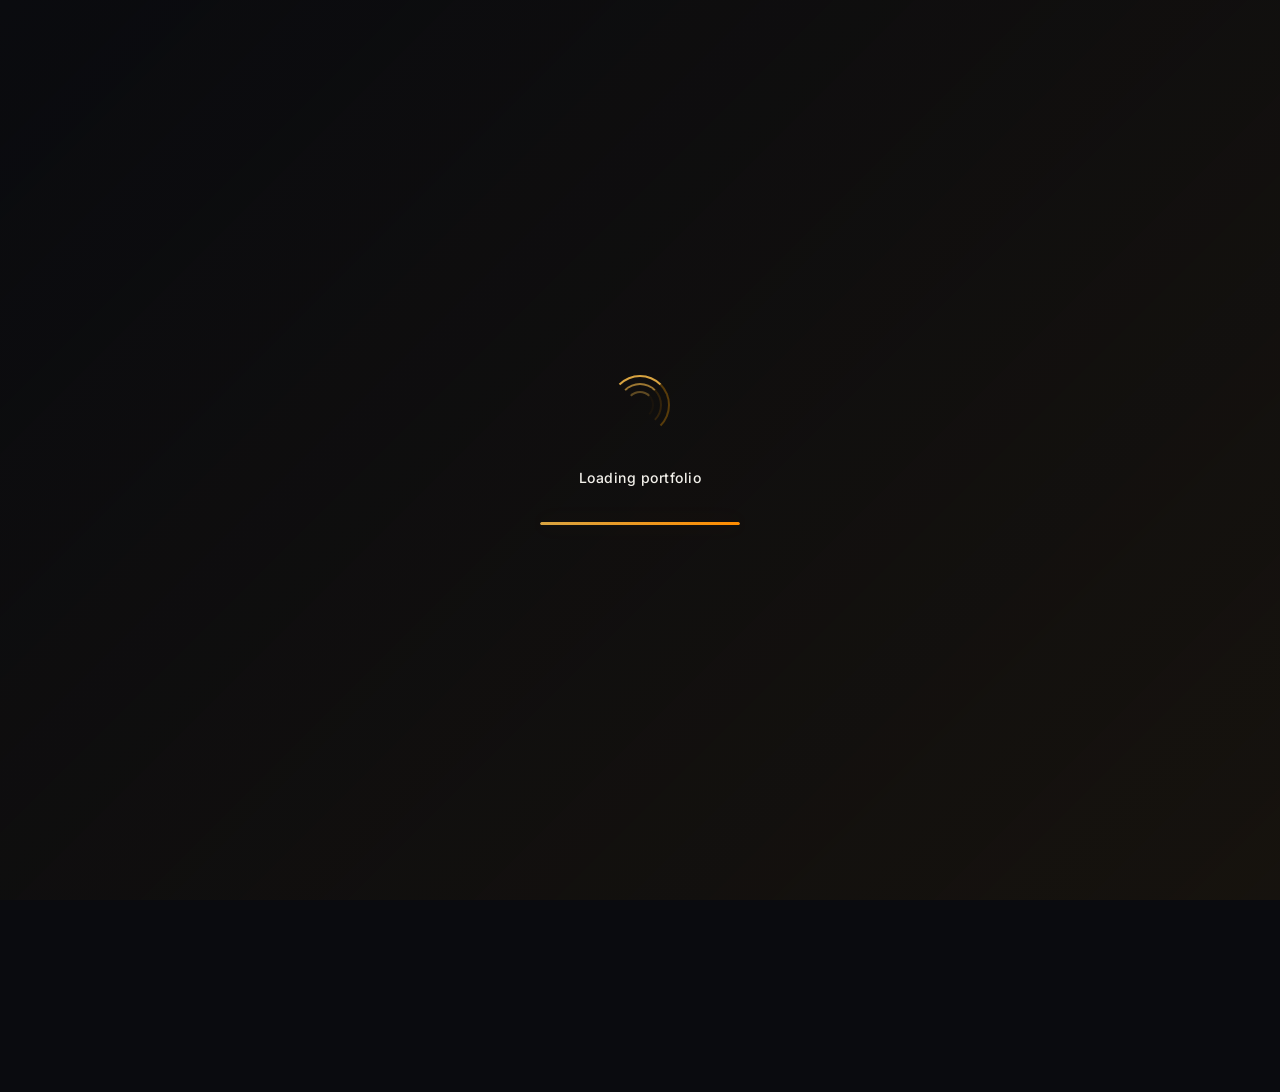
<file: skills.html>
<!DOCTYPE html>
<html lang="en">
<head>
<meta charset="UTF-8">
<meta name="viewport" content="width=device-width, initial-scale=1.0">
<title>Skills — Kunal S</title>
<meta name="description" content="Technical and working-style skills of Kunal S.">
<link rel="preconnect" href="https://fonts.googleapis.com">
<link rel="preconnect" href="https://fonts.gstatic.com" crossorigin>
<link href="https://fonts.googleapis.com/css2?family=Space+Grotesk:wght@400;500;600;700&family=JetBrains+Mono:wght@400;500;600&family=Inter:wght@400;500;600&display=swap" rel="stylesheet">
<link rel="stylesheet" href="style.css">
</head>
<body>
<div id="preloader">
  <div class="loader-modern">
    <div class="loader-spinner">
      <div class="spinner-ring"></div>
      <div class="spinner-ring"></div>
      <div class="spinner-ring"></div>
    </div>
    <p class="loader-text">Loading portfolio</p>
    <div class="loader-progress-bar">
      <div class="loader-progress-fill" id="loaderFill"></div>
    </div>
  </div>
</div>


<header>
  <nav class="wrap">
    <a href="index.html" class="logo"><span class="dot"></span>KUNAL.S</a>
    <div class="nav-links">
      <a href="index.html">Home</a>
      <a href="about.html">About</a>
      <a href="skills.html" class="active">Skills</a>
      <a href="experience.html">Experience</a>
      <a href="projects.html">Projects</a>
      <a href="contact.html">Contact</a>
    </div>
    <div class="nav-right">
      <a href="resume.pdf" download class="nav-resume">↓ <span class="label">Resume</span></a>
      <a href="contact.html" class="nav-cta"><span class="pulse"></span>Open to work</a>
      <button class="menu-btn" id="menuBtn" aria-label="Toggle menu">☰</button>
    </div>
  </nav>
  <div class="mobile-panel" id="mobilePanel">
    <a href="index.html">Home</a>
    <a href="about.html">About</a>
    <a href="skills.html">Skills</a>
    <a href="experience.html">Experience</a>
    <a href="projects.html">Projects</a>
    <a href="contact.html">Contact</a>
    <a href="resume.pdf" download class="nav-resume">↓ Download Resume</a>
  </div>
</header>

<main>
  <section class="page-hero wrap">
    <div class="eyebrow">(B) Skills</div>
    <h1 class="page-title">What I <span class="it">work</span> with</h1>
    <p class="page-sub">Core languages, the web stack I build with daily, and the tools around them.</p>
  </section>

  <section class="wrap" style="padding-top:0;">
    <div class="skills-grid reveal">
      <div class="skill-col">
        <h4>Languages</h4>
        <ul>
          <li>Python <span class="lvl">CORE</span></li>
          <li>Java <span class="lvl">BASICS</span></li>
          <li>C <span class="lvl">BASICS</span></li>
        </ul>
      </div>
      <div class="skill-col">
        <h4>Web</h4>
        <ul>
          <li>HTML <span class="lvl">CORE</span></li>
          <li>CSS <span class="lvl">CORE</span></li>
          <li>JavaScript <span class="lvl">CORE</span></li>
        </ul>
      </div>
      <div class="skill-col">
        <h4>Tools</h4>
        <ul>
          <li>Git &amp; GitHub <span class="lvl">DAILY</span></li>
          <li>VS Code <span class="lvl">DAILY</span></li>
          <li>Canva <span class="lvl">REGULAR</span></li>
          <li>MS Office <span class="lvl">REGULAR</span></li>
        </ul>
      </div>
      <div class="skill-col">
        <h4>Working style</h4>
        <ul>
          <li>Problem Solving</li>
          <li>Adaptability</li>
          <li>Team Collaboration</li>
          <li>Time Management</li>
        </ul>
      </div>
    </div>
  </section>

  <section class="wrap">
    <div class="contact-box reveal">
      <h2>See it <em>in action.</em></h2>
      <p>These are the tools behind the two projects I've shipped so far.</p>
      <div class="contact-actions">
        <a href="projects.html" class="btn btn-primary">View projects →</a>
        <a href="resume.pdf" download class="btn btn-ghost">↓ Download Resume</a>
      </div>
    </div>
  </section>
</main>

<footer class="wrap">
  <div class="footer-row">
    <span>Kunal S — Software Developer</span>
    <span>English · Tamil</span>
    <span>© 2026</span>
  </div>
</footer>

<script src="script.js"></script>
</body>
</html>
</file>
<file: style.css>
:root {
  --bg: #0A0B0F;
  --surface: #14161C;
  --surface-2: #1B1E26;
  --text: #F2F0EA;
  --muted: #8B8D95;
  --accent: #D9A441;
  --accent-soft: #3A2F1C;
  --accent-2: #4FD1C5;
  --border: rgba(242, 240, 234, 0.09);
  --radius: 14px;
}

* {
  margin: 0;
  padding: 0;
  box-sizing: border-box;
}

html {
  scroll-behavior: smooth;
}

body {
  background: var(--bg);
  color: var(--text);
  font-family: 'Inter', sans-serif;
  line-height: 1.6;
  overflow-x: hidden;
}

body.menu-open {
  overflow: hidden;
}

::selection {
  background: var(--accent);
  color: #0A0B0F;
}

a {
  color: inherit;
  text-decoration: none;
}

.mono {
  font-family: 'JetBrains Mono', monospace;
}

.display {
  font-family: 'Space Grotesk', sans-serif;
}

a:focus-visible,
button:focus-visible {
  outline: 2px solid var(--accent);
  outline-offset: 3px;
}

.wrap {
  max-width: 1180px;
  margin: 0 auto;
  padding: 0 32px;
}

/* ---------- NAV ---------- */
header {
  position: fixed;
  top: 0;
  left: 0;
  right: 0;
  z-index: 120;
  backdrop-filter: blur(14px);
  background: rgba(10, 11, 15, 0.72);
  border-bottom: 1px solid var(--border);
  overflow: visible;
}

nav.wrap {
  display: flex;
  align-items: center;
  justify-content: space-between;
  height: 76px;
  gap: 12px;
}

.logo {
  font-family: 'JetBrains Mono', monospace;
  font-weight: 600;
  font-size: 15px;
  letter-spacing: 0.02em;
  display: flex;
  align-items: center;
  gap: 8px;
  flex-shrink: 0;
}

.logo .dot {
  width: 7px;
  height: 7px;
  border-radius: 50%;
  background: var(--accent);
  display: inline-block;
}

.nav-links {
  display: flex;
  gap: 32px;
  font-size: 14px;
  color: var(--muted);
  align-items: center;
}

.nav-links a {
  transition: color .2s;
  position: relative;
  padding: 4px 0;
}

.nav-links a:hover {
  color: var(--text);
}

.nav-links a.active {
  color: var(--text);
}

.nav-links a::after {
  content: '';
  position: absolute;
  left: 0;
  right: 0;
  bottom: -6px;
  height: 2px;
  background: var(--accent);
  border-radius: 2px;
  transform: scaleX(0);
  transform-origin: right;
  transition: transform 0.3s cubic-bezier(0.16, 1, 0.3, 1);
}

.nav-links a:hover::after,
.nav-links a.active::after {
  transform: scaleX(1);
  transform-origin: left;
}

.nav-right {
  display: flex;
  align-items: center;
  gap: 14px;
  flex-shrink: 0;
  margin-left: auto;
}

.nav-resume {
  font-family: 'JetBrains Mono', monospace;
  font-size: 12px;
  color: var(--text);
  display: flex;
  align-items: center;
  gap: 7px;
  border: 1px solid var(--border);
  padding: 9px 15px;
  border-radius: 999px;
  transition: border-color .2s, background .2s;
}

.nav-resume:hover {
  border-color: var(--accent-2);
  background: var(--surface);
}

.nav-cta {
  font-family: 'JetBrains Mono', monospace;
  font-size: 12px;
  border: 1px solid var(--border);
  padding: 9px 16px;
  border-radius: 999px;
  color: var(--text);
  display: flex;
  align-items: center;
  gap: 8px;
  transition: border-color .2s, background .2s;
}

.nav-cta:hover {
  border-color: var(--accent);
  background: var(--accent-soft);
}

.nav-cta .pulse {
  width: 6px;
  height: 6px;
  border-radius: 50%;
  background: #57D08E;
  position: relative;
}

.nav-cta .pulse::after {
  content: '';
  position: absolute;
  inset: -4px;
  border-radius: 50%;
  border: 1px solid #57D08E;
  animation: pulse 2s infinite;
}

@keyframes pulse {
  0% {
    transform: scale(0.6);
    opacity: 1;
  }

  100% {
    transform: scale(1.8);
    opacity: 0;
  }
}

.menu-btn {
  display: none;
  background: none;
  border: none;
  color: var(--text);
  font-size: 22px;
  cursor: pointer;
}

.mobile-panel {
  position: fixed;
  top: 76px;
  left: 0;
  right: 0;
  z-index: 140;
  background: var(--bg);
  padding: 40px 32px;
  overflow-y: auto;
  display: flex;
  flex-direction: column;
  gap: 4px;
  height: calc(100vh - 76px);
  opacity: 0;
  transform: translateY(-8px);
  pointer-events: none;
  transition: opacity .25s ease, transform .25s ease;
}

.mobile-panel.open {
  opacity: 1;
  transform: translateY(0);
  pointer-events: auto;
}

.mobile-panel a {
  display: block;
  font-family: 'Space Grotesk', sans-serif;
  font-size: 20px;
  padding: 16px 0;
  border-bottom: 1px solid var(--border);
  color: var(--text);
  transition: color .2s;
}

.mobile-panel a:hover {
  color: var(--accent);
}

.mobile-panel .nav-resume {
  display: inline-flex;
  margin-top: 24px;
  border: none;
  padding: 12px 0;
}

/* ---------- PAGE HERO (interior pages) ---------- */
.page-hero {
  padding: 136px 0 44px;
}

.eyebrow {
  font-family: 'JetBrains Mono', monospace;
  font-size: 12.5px;
  color: var(--accent);
  letter-spacing: 0.12em;
  text-transform: uppercase;
  display: flex;
  align-items: center;
  gap: 10px;
  margin-bottom: 22px;
}

.eyebrow::before {
  content: '';
  width: 26px;
  height: 1px;
  background: var(--accent);
}

.page-title {
  font-family: 'Space Grotesk', sans-serif;
  font-weight: 700;
  font-size: clamp(2.2rem, 5vw, 3.6rem);
  line-height: 1.05;
  letter-spacing: -0.02em;
  margin-bottom: 18px;
}

.page-title .it {
  color: var(--accent);
  font-style: italic;
  font-weight: 500;
}

.page-sub {
  color: var(--muted);
  font-size: 17px;
  max-width: 560px;
}

/* ---------- HERO (home) ---------- */
.hero {
  min-height: 92vh;
  display: flex;
  align-items: center;
  padding-top: 110px;
  padding-bottom: 60px;
  position: relative;
}

.hero-grid {
  display: grid;
  grid-template-columns: 1.15fr 0.85fr;
  gap: 60px;
  align-items: center;
}

h1.hero-title {
  font-size: clamp(2.6rem, 5.5vw, 4.6rem);
  font-weight: 700;
  line-height: 1.03;
  letter-spacing: -0.02em;
  margin-bottom: 22px;
}

h1.hero-title .accent-word {
  color: var(--accent);
  font-style: italic;
  font-weight: 500;
}

.hero-sub {
  color: var(--muted);
  font-size: 17px;
  max-width: 520px;
  margin-bottom: 34px;
}

.hero-actions {
  display: flex;
  gap: 14px;
  flex-wrap: wrap;
  margin-bottom: 44px;
}

.btn {
  font-family: 'JetBrains Mono', monospace;
  font-size: 13px;
  padding: 14px 24px;
  border-radius: 10px;
  display: inline-flex;
  align-items: center;
  gap: 10px;
  transition: transform .2s, background .2s, border-color .2s;
}

.btn-primary {
  background: var(--accent);
  color: #0A0B0F;
  font-weight: 600;
}

.btn-primary:hover {
  transform: translateY(-2px);
}

.btn-ghost {
  border: 1px solid var(--border);
  color: var(--text);
}

.btn-ghost:hover {
  border-color: var(--accent-2);
  transform: translateY(-2px);
}

.hero-meta {
  display: flex;
  gap: 34px;
  color: var(--muted);
  font-size: 13px;
}

.hero-meta div {
  display: flex;
  flex-direction: column;
  gap: 4px;
}

.hero-meta strong {
  color: var(--text);
  font-family: 'Space Grotesk', sans-serif;
  font-size: 20px;
  font-weight: 600;
}

.hero-visual {
  position: relative;
}

.portrait-frame {
  position: relative;
  border-radius: 20px;
  overflow: hidden;
  border: 1px solid var(--border);
  aspect-ratio: 3/4;
}

.portrait-frame img {
  width: 100%;
  height: 100%;
  object-fit: cover;
  filter: grayscale(35%) contrast(1.05);
  display: block;
}

.portrait-frame::after {
  content: '';
  position: absolute;
  inset: 0;
  background: linear-gradient(180deg, rgba(10, 11, 15, 0) 55%, rgba(10, 11, 15, 0.85) 100%),
    linear-gradient(0deg, rgba(217, 164, 65, 0.12), transparent 40%);
}

.terminal {
  position: absolute;
  left: -40px;
  bottom: -38px;
  width: 78%;
  background: var(--surface);
  border: 1px solid var(--border);
  border-radius: 12px;
  box-shadow: 0 30px 60px rgba(0, 0, 0, 0.5);
  overflow: hidden;
}

.terminal-bar {
  display: flex;
  align-items: center;
  gap: 7px;
  padding: 11px 14px;
  border-bottom: 1px solid var(--border);
  background: var(--surface-2);
  flex-wrap: nowrap;
  overflow: hidden;
  height: 36px;
}

.terminal-bar span {
  width: 9px;
  height: 9px;
  border-radius: 50%;
  background: #3a3d47;
  flex-shrink: 0;
}

.terminal-bar .tlabel {
  margin-left: 8px;
  font-family: 'JetBrains Mono', monospace;
  font-size: 11px;
  color: var(--muted);
  white-space: nowrap;
  overflow: hidden;
  text-overflow: ellipsis;
  min-width: 0;
}

.terminal-body {
  padding: 16px 18px 20px;
  font-family: 'JetBrains Mono', monospace;
  font-size: 12.5px;
  color: #c8cad2;
  min-height: 118px;
}

.terminal-body .line {
  margin-bottom: 7px;
  white-space: pre-wrap;
}

.terminal-body .prompt {
  color: var(--accent-2);
}

.terminal-body .out {
  color: var(--muted);
}

.caret {
  display: inline-block;
  width: 7px;
  height: 14px;
  background: var(--accent);
  margin-left: 2px;
  animation: blink 1s step-end infinite;
  vertical-align: middle;
}

@keyframes blink {
  50% {
    opacity: 0;
  }
}

.marquee-strip {
  border-top: 1px solid var(--border);
  border-bottom: 1px solid var(--border);
  padding: 18px 0;
  overflow: hidden;
  white-space: nowrap;
  background: var(--surface);
}

.marquee-track {
  display: inline-flex;
  animation: scroll 26s linear infinite;
}

.marquee-track span {
  font-family: 'JetBrains Mono', monospace;
  font-size: 13px;
  color: var(--muted);
  padding: 0 28px;
  letter-spacing: 0.03em;
}

.marquee-track span em {
  color: var(--accent);
  font-style: normal;
  padding: 0 10px;
}

@keyframes scroll {
  from {
    transform: translateX(0);
  }

  to {
    transform: translateX(-50%);
  }
}

/* ---------- SECTION SHARED ---------- */
section {
  padding: 72px 0;
}

section + section {
  padding-top: 20px;
}

.section-head {
  margin-bottom: 56px;
  max-width: 640px;
}

.section-tag {
  font-family: 'JetBrains Mono', monospace;
  font-size: 12px;
  color: var(--accent);
  letter-spacing: 0.1em;
  text-transform: uppercase;
  margin-bottom: 14px;
  display: flex;
  align-items: center;
  gap: 10px;
}

.section-tag::before {
  content: '';
  width: 20px;
  height: 1px;
  background: var(--accent);
}

.section-title {
  font-family: 'Space Grotesk', sans-serif;
  font-weight: 600;
  font-size: clamp(1.8rem, 3.2vw, 2.6rem);
  letter-spacing: -0.01em;
}

.section-title .it {
  color: var(--muted);
  font-style: italic;
  font-weight: 400;
}

/* ---------- ABOUT ---------- */
.about-grid {
  display: grid;
  grid-template-columns: 1fr 1fr;
  gap: 70px;
  align-items: start;
}

.about-copy p {
  color: var(--muted);
  font-size: 16px;
  margin-bottom: 18px;
}

.about-copy strong {
  color: var(--text);
  font-weight: 600;
}

.strengths {
  display: grid;
  grid-template-columns: 1fr 1fr;
  gap: 14px;
}

.strength-card {
  border: 1px solid var(--border);
  border-radius: var(--radius);
  padding: 22px 20px;
  background: var(--surface);
  transition: border-color .25s, transform .25s;
}

.strength-card:hover {
  border-color: var(--accent);
  transform: translateY(-3px);
}

.strength-card .num {
  font-family: 'JetBrains Mono', monospace;
  color: var(--accent);
  font-size: 12px;
  margin-bottom: 10px;
}

.strength-card h4 {
  font-family: 'Space Grotesk', sans-serif;
  font-size: 16px;
  margin-bottom: 6px;
  font-weight: 600;
}

.strength-card p {
  color: var(--muted);
  font-size: 13.5px;
}

/* ---------- SKILLS ---------- */
.skills-grid {
  display: grid;
  grid-template-columns: repeat(4, 1fr);
  gap: 1px;
  background: var(--border);
  border: 1px solid var(--border);
  border-radius: var(--radius);
  overflow: hidden;
}

.skill-col {
  background: var(--bg);
  padding: 30px 26px;
}

.skill-col h4 {
  font-family: 'JetBrains Mono', monospace;
  font-size: 12px;
  color: var(--accent);
  text-transform: uppercase;
  letter-spacing: 0.08em;
  margin-bottom: 18px;
}

.skill-col ul {
  list-style: none;
}

.skill-col li {
  font-size: 14.5px;
  color: var(--text);
  padding: 8px 0;
  border-top: 1px dashed var(--border);
  display: flex;
  align-items: center;
  justify-content: space-between;
}

.skill-col li:first-child {
  border-top: none;
}

.skill-col li span.lvl {
  font-family: 'JetBrains Mono', monospace;
  font-size: 10.5px;
  color: var(--muted);
}

/* ---------- EXPERIENCE TIMELINE ---------- */
.timeline {
  position: relative;
  padding-left: 34px;
}

.timeline::before {
  content: '';
  position: absolute;
  left: 6px;
  top: 6px;
  bottom: 6px;
  width: 1px;
  background: var(--border);
}

.tl-item {
  position: relative;
  padding-bottom: 48px;
}

.tl-item:last-child {
  padding-bottom: 0;
}

.tl-item::before {
  content: '';
  position: absolute;
  left: -34px;
  top: 4px;
  width: 11px;
  height: 11px;
  border-radius: 50%;
  background: var(--bg);
  border: 2px solid var(--accent);
}

.tl-date {
  font-family: 'JetBrains Mono', monospace;
  font-size: 12px;
  color: var(--muted);
  margin-bottom: 6px;
}

.tl-role {
  font-family: 'Space Grotesk', sans-serif;
  font-size: 19px;
  font-weight: 600;
  margin-bottom: 4px;
}

.tl-org {
  color: var(--accent-2);
  font-size: 14px;
  margin-bottom: 12px;
}

.tl-item ul {
  color: var(--muted);
  font-size: 14.5px;
  padding-left: 18px;
}

.tl-item li {
  margin-bottom: 6px;
}

/* ---------- PROJECTS ---------- */
.projects-grid {
  display: grid;
  grid-template-columns: 1fr 1fr;
  gap: 26px;
}

.project-card {
  border: 1px solid var(--border);
  border-radius: var(--radius);
  background: var(--surface);
  padding: 34px 30px;
  display: flex;
  flex-direction: column;
  gap: 16px;
  transition: transform .25s, border-color .25s;
}

.project-card:hover {
  transform: translateY(-4px);
  border-color: var(--accent-2);
}

.project-top {
  display: flex;
  justify-content: space-between;
  align-items: flex-start;
}

.project-index {
  font-family: 'JetBrains Mono', monospace;
  color: var(--muted);
  font-size: 12px;
}

.project-card h3 {
  font-family: 'Space Grotesk', sans-serif;
  font-size: 22px;
  font-weight: 600;
}

.project-card p {
  color: var(--muted);
  font-size: 14.5px;
}

.project-card .field-label {
  font-family: 'JetBrains Mono', monospace;
  font-size: 11px;
  color: var(--accent);
  text-transform: uppercase;
  letter-spacing: 0.06em;
  margin-top: 4px;
}

.tech-tags {
  display: flex;
  gap: 8px;
  flex-wrap: wrap;
  margin-top: 6px;
}

.tech-tags span {
  font-family: 'JetBrains Mono', monospace;
  font-size: 11.5px;
  color: var(--text);
  border: 1px solid var(--border);
  padding: 5px 11px;
  border-radius: 999px;
}

/* ---------- ACTIVITY GRID ---------- */
.activity-wrap {
  border: 1px solid var(--border);
  border-radius: var(--radius);
  background: var(--surface);
  padding: 36px 34px;
}

.activity-head {
  display: flex;
  justify-content: space-between;
  align-items: baseline;
  margin-bottom: 26px;
  flex-wrap: wrap;
  gap: 10px;
}

.activity-head .count {
  font-family: 'JetBrains Mono', monospace;
  color: var(--muted);
  font-size: 13px;
}

.activity-head .count b {
  color: var(--accent);
}

.activity-grid {
  display: grid;
  grid-template-columns: repeat(12, 1fr);
  gap: 7px;
  margin-bottom: 26px;
}

.cell {
  aspect-ratio: 1;
  border-radius: 4px;
  background: var(--surface-2);
  border: 1px solid var(--border);
  position: relative;
  cursor: pointer;
  transition: transform .15s;
}

.cell:hover {
  transform: scale(1.25);
  z-index: 5;
}

.cell.lvl1 {
  background: rgba(217, 164, 65, 0.18);
}

.cell.lvl2 {
  background: rgba(217, 164, 65, 0.42);
}

.cell.lvl3 {
  background: rgba(217, 164, 65, 0.75);
}

.cell.lvl4 {
  background: var(--accent);
}

.cell .tip {
  position: absolute;
  bottom: 130%;
  left: 50%;
  transform: translateX(-50%);
  background: #000;
  color: #fff;
  font-family: 'JetBrains Mono', monospace;
  font-size: 11px;
  padding: 8px 11px;
  border-radius: 6px;
  white-space: nowrap;
  opacity: 0;
  pointer-events: none;
  transition: opacity .15s;
  border: 1px solid var(--border);
  z-index: 10;
}

.cell:hover .tip {
  opacity: 1;
}

.activity-legend {
  display: flex;
  align-items: center;
  gap: 8px;
  justify-content: flex-end;
  color: var(--muted);
  font-size: 11.5px;
  font-family: 'JetBrains Mono', monospace;
}

.legend-swatch {
  width: 10px;
  height: 10px;
  border-radius: 2px;
}

.activity-list {
  display: grid;
  grid-template-columns: 1fr 1fr;
  gap: 12px 30px;
  margin-top: 8px;
  padding-top: 26px;
  border-top: 1px solid var(--border);
}

.activity-list div {
  display: flex;
  gap: 12px;
  font-size: 14px;
  color: var(--muted);
  align-items: flex-start;
}

.activity-list b {
  color: var(--text);
  font-weight: 600;
}

.activity-list .sw {
  width: 9px;
  height: 9px;
  border-radius: 2px;
  background: var(--accent);
  margin-top: 6px;
  flex-shrink: 0;
}

/* ---------- EDUCATION ---------- */
.edu-list {
  border-top: 1px solid var(--border);
}

.edu-item {
  display: grid;
  grid-template-columns: 140px 1fr 160px;
  gap: 20px;
  align-items: center;
  padding: 24px 0;
  border-bottom: 1px solid var(--border);
}

.edu-item .yr {
  font-family: 'JetBrains Mono', monospace;
  color: var(--accent);
  font-size: 13px;
}

.edu-item h4 {
  font-family: 'Space Grotesk', sans-serif;
  font-size: 17px;
  font-weight: 600;
  margin-bottom: 4px;
}

.edu-item p {
  color: var(--muted);
  font-size: 13.5px;
}

.edu-item .loc {
  color: var(--muted);
  font-size: 13px;
  text-align: right;
}

/* ---------- CONTACT ---------- */
.contact-box {
  border: 1px solid var(--border);
  border-radius: 24px;
  background: linear-gradient(150deg, var(--surface), var(--bg));
  padding: 68px 56px;
  text-align: center;
  position: relative;
  overflow: hidden;
  margin: 28px 0 36px;
}

.contact-box::before {
  content: '';
  position: absolute;
  width: 420px;
  height: 420px;
  border-radius: 50%;
  background: radial-gradient(circle, rgba(217, 164, 65, 0.18), transparent 70%);
  top: -180px;
  right: -140px;
}

.contact-box h2 {
  font-family: 'Space Grotesk', sans-serif;
  font-size: clamp(2rem, 4.5vw, 3.2rem);
  font-weight: 600;
  margin-bottom: 18px;
  position: relative;
}

.contact-box h2 em {
  color: var(--accent);
  font-style: italic;
}

.contact-box p {
  color: var(--muted);
  max-width: 480px;
  margin: 0 auto 34px;
  position: relative;
}

.contact-actions {
  display: flex;
  gap: 16px;
  justify-content: center;
  flex-wrap: wrap;
  position: relative;
  margin-bottom: 44px;
}

.contact-links {
  display: flex;
  gap: 30px;
  justify-content: center;
  flex-wrap: wrap;
  font-family: 'JetBrains Mono', monospace;
  font-size: 13px;
  color: var(--muted);
  position: relative;
}

.contact-links a {
  border-bottom: 1px solid transparent;
  transition: border-color .2s, color .2s;
}

.contact-links a:hover {
  color: var(--accent);
  border-color: var(--accent);
}

/* ---------- CONTACT PAGE DETAIL CARDS ---------- */
.contact-detail-grid {
  display: grid;
  grid-template-columns: repeat(3, 1fr);
  gap: 20px;
  margin-bottom: 48px;
}

.detail-card {
  border: 1px solid var(--border);
  border-radius: var(--radius);
  background: var(--surface);
  padding: 26px 24px;
  transition: border-color .2s, transform .2s;
}

.detail-card:hover {
  border-color: var(--accent);
  transform: translateY(-3px);
}

.detail-card .dl {
  font-family: 'JetBrains Mono', monospace;
  font-size: 11px;
  color: var(--accent);
  text-transform: uppercase;
  letter-spacing: 0.08em;
  margin-bottom: 10px;
}

.detail-card .dv {
  font-family: 'Space Grotesk', sans-serif;
  font-size: 16px;
  font-weight: 600;
  word-break: break-word;
}

footer {
  padding: 40px 0 60px;
  border-top: 1px solid var(--border);
  margin-top: 20px;
}

.footer-row {
  display: flex;
  justify-content: space-between;
  align-items: center;
  color: var(--muted);
  font-size: 13px;
  font-family: 'JetBrains Mono', monospace;
  flex-wrap: wrap;
  gap: 14px;
}

.reveal {
  opacity: 0;
  transform: translateY(28px) scale(0.97);
  transition: opacity 0.8s cubic-bezier(0.16, 1, 0.3, 1), transform 0.8s cubic-bezier(0.16, 1, 0.3, 1);
}

.reveal.visible {
  opacity: 1;
  transform: translateY(0) scale(1);
}

/* ---------- PRELOADER ---------- */
body.is-loading {
  overflow: hidden;
}

#preloader {
  position: fixed;
  inset: 0;
  z-index: 9999;
  background: linear-gradient(135deg, var(--bg) 0%, rgba(255, 165, 0, 0.05) 100%);
  display: flex;
  align-items: center;
  justify-content: center;
  transition: opacity .6s cubic-bezier(0.25, 0.46, 0.45, 0.94), visibility .6s ease;
  backdrop-filter: blur(0px);
}

#preloader.hide {
  opacity: 0;
  visibility: hidden;
  pointer-events: none;
}

.loader-modern {
  display: flex;
  flex-direction: column;
  align-items: center;
  gap: 32px;
}

.loader-spinner {
  width: 60px;
  height: 60px;
  position: relative;
  display: flex;
  align-items: center;
  justify-content: center;
}

.spinner-ring {
  position: absolute;
  width: 60px;
  height: 60px;
  border-radius: 50%;
  border: 2.5px solid transparent;
  border-top-color: var(--accent);
  border-right-color: rgba(255, 165, 0, 0.3);
  animation: spin 1.2s linear infinite;
}

.spinner-ring:nth-child(1) {
  animation-delay: 0s;
  opacity: 1;
}

.spinner-ring:nth-child(2) {
  width: 44px;
  height: 44px;
  animation-delay: 0.3s;
  opacity: 0.7;
  border-top-color: var(--accent);
  border-right-color: rgba(255, 165, 0, 0.2);
}

.spinner-ring:nth-child(3) {
  width: 28px;
  height: 28px;
  animation-delay: 0.6s;
  opacity: 0.4;
  border-top-color: var(--accent);
  border-right-color: rgba(255, 165, 0, 0.1);
}

@keyframes spin {
  0% {
    transform: rotate(0deg);
  }

  100% {
    transform: rotate(360deg);
  }
}

.loader-text {
  font-size: 14px;
  color: var(--text-muted);
  font-weight: 500;
  letter-spacing: 0.5px;
  animation: pulse-text 2s ease-in-out infinite;
}

@keyframes pulse-text {

  0%,
  100% {
    opacity: 0.6;
  }

  50% {
    opacity: 1;
  }
}

.loader-progress-bar {
  width: 200px;
  height: 3px;
  background: var(--surface-2);
  border-radius: 999px;
  overflow: hidden;
  box-shadow: 0 0 20px rgba(255, 165, 0, 0.1);
}

.loader-progress-fill {
  height: 100%;
  width: 0%;
  background: linear-gradient(90deg, var(--accent) 0%, #ff8c00 50%, var(--accent) 100%);
  border-radius: 999px;
  box-shadow: 0 0 15px var(--accent);
  transition: width 0.35s cubic-bezier(0.25, 0.46, 0.45, 0.94);
  background-size: 200% 100%;
  animation: shimmer 2s infinite;
}

@keyframes shimmer {
  0% {
    background-position: 200% 0;
  }

  100% {
    background-position: -200% 0;
  }
}

/* content fade-in once loader clears */
main,
header,
footer {
  opacity: 0;
  transform: translateY(15px);
  transition: opacity .7s cubic-bezier(0.34, 1.56, 0.64, 1), transform .7s cubic-bezier(0.34, 1.56, 0.64, 1);
}

body:not(.is-loading) main,
body:not(.is-loading) header,
body:not(.is-loading) footer {
  opacity: 1;
  transform: translateY(0);
}




@media (max-width:1100px) {
  .hero-grid {
    gap: 40px;
  }

  .about-grid {
    gap: 40px;
  }

  .skills-grid {
    grid-template-columns: repeat(2, 1fr);
  }

  .contact-detail-grid {
    grid-template-columns: 1fr 1fr;
  }
}

@media (max-width:1024px) {
  .hero {
    min-height: auto;
    padding-top: 120px;
    padding-bottom: 48px;
  }

  .hero-grid {
    grid-template-columns: 1fr;
  }

  .hero-visual {
    margin-top: 40px;
    max-width: 420px;
  }

  .terminal {
    left: 0;
    width: 88%;
  }

  .about-grid {
    grid-template-columns: 1fr;
    gap: 40px;
  }

  .projects-grid {
    grid-template-columns: 1fr;
  }

  .activity-grid {
    grid-template-columns: repeat(8, 1fr);
  }

  .activity-list {
    grid-template-columns: 1fr;
  }

  .edu-item {
    grid-template-columns: 1fr;
    text-align: left;
    gap: 6px;
  }

  .edu-item .loc {
    text-align: left;
  }

  .nav-links {
    display: none;
  }

  .nav-resume {
    display: none;
  }

  .nav-cta {
    display: none;
  }

  .menu-btn {
    display: inline-flex;
    align-items: center;
    justify-content: center;
    width: 44px;
    height: 44px;
    border: 1px solid var(--border);
    border-radius: 50%;
    padding: 0;
    flex-shrink: 0;
  }

  .contact-box {
    padding: 56px 36px;
    margin: 24px 0 32px;
  }

  .contact-detail-grid {
    grid-template-columns: 1fr;
  }

  .menu-btn {
    display: block;
  }

  .footer-row {
    flex-direction: column;
    align-items: flex-start;
  }
}

@media (max-width:768px) {
  .wrap {
    padding: 0 20px;
  }

  nav.wrap {
    height: 68px;
  }

  .mobile-panel {
    top: 68px;
    padding: 28px 20px;
    height: calc(100vh - 68px);
  }

  .hero {
    padding-top: 100px;
  }

  .hero-actions {
    flex-direction: column;
    align-items: flex-start;
  }

  .hero-actions .btn {
    width: 100%;
    justify-content: center;
  }

  .hero-meta {
    gap: 16px;
    flex-wrap: wrap;
  }

  section {
    padding: 56px 0;
  }

  section + section {
    padding-top: 16px;
  }

  .page-hero {
    padding: 116px 0 36px;
  }

  .strengths {
    grid-template-columns: 1fr;
  }

  .project-card {
    padding: 26px 22px;
  }

  .contact-box {
    padding: 48px 24px;
    border-radius: 20px;
    margin: 20px 0 28px;
  }

  .contact-links {
    gap: 18px;
    flex-direction: column;
  }
}

@media (max-width:600px) {
  .skills-grid {
    grid-template-columns: 1fr;
  }

  .activity-grid {
    grid-template-columns: repeat(6, 1fr);
  }

  .hero-title {
    font-size: clamp(2.2rem, 10vw, 3rem);
  }

  .hero-sub {
    font-size: 16px;
  }

  .page-title {
    font-size: clamp(1.9rem, 8vw, 2.7rem);
  }

  .section-title {
    font-size: clamp(1.5rem, 6vw, 2.1rem);
  }

  .logo {
    font-size: 14px;
  }

  .mobile-panel a {
    font-size: 20px;
    padding: 14px 0;
  }

  .footer-row {
    font-size: 12px;
  }
}

@media (max-width:480px) {
  .wrap {
    padding: 0 16px;
  }

  .hero {
    padding-top: 96px;
    padding-bottom: 36px;
  }

  .hero-meta div {
    min-width: 100%;
  }

  .project-card h3 {
    font-size: 20px;
  }

  .detail-card {
    padding: 20px 18px;
  }

  .contact-actions {
    flex-direction: column;
  }

  .contact-actions .btn {
    width: 100%;
    justify-content: center;
  }

  .page-hero {
    padding: 104px 0 28px;
  }

  section {
    padding: 44px 0;
  }

  section + section {
    padding-top: 12px;
  }
}

/* ---------- ICONS (shared, single set: inline SVG, stroke-based) ---------- */
.icon {
  width: 16px;
  height: 16px;
  flex-shrink: 0;
  stroke: currentColor;
  fill: none;
  stroke-width: 1.8;
  stroke-linecap: round;
  stroke-linejoin: round;
  vertical-align: -3px;
}

.dl-icon {
  display: inline-flex;
  align-items: center;
  justify-content: center;
  width: 34px;
  height: 34px;
  border-radius: 9px;
  background: var(--surface-2);
  color: var(--accent);
  margin-bottom: 10px;
}

.dl-icon .icon {
  width: 17px;
  height: 17px;
}

/* Custom Cursor Experience */
.custom-cursor {
  position: fixed;
  top: 0;
  left: 0;
  width: 8px;
  height: 8px;
  border-radius: 50%;
  background: var(--accent);
  pointer-events: none;
  z-index: 10000;
  transform: translate3d(-100px, -100px, 0);
  transition: width 0.25s cubic-bezier(0.16, 1, 0.3, 1), height 0.25s cubic-bezier(0.16, 1, 0.3, 1), background-color 0.25s cubic-bezier(0.16, 1, 0.3, 1);
  will-change: transform;
}

.custom-cursor::after {
  content: '';
  width: 28px;
  height: 28px;
  border: 1.5px solid var(--accent-2);
  border-radius: 50%;
  position: absolute;
  top: 50%;
  left: 50%;
  transform: translate(-50%, -50%);
  transition: width 0.25s cubic-bezier(0.16, 1, 0.3, 1), height 0.25s cubic-bezier(0.16, 1, 0.3, 1), border-color 0.25s cubic-bezier(0.16, 1, 0.3, 1), background-color 0.25s cubic-bezier(0.16, 1, 0.3, 1);
  pointer-events: none;
}

.custom-cursor.hover {
  width: 4px;
  height: 4px;
  background-color: var(--accent-2);
}

.custom-cursor.hover::after {
  width: 44px;
  height: 44px;
  border-color: var(--accent);
  background-color: rgba(217, 164, 65, 0.06);
}

/* Card Visual Improvements */
.project-card,
.strength-card,
.detail-card {
  transition: transform 0.3s cubic-bezier(0.16, 1, 0.3, 1), border-color 0.3s cubic-bezier(0.16, 1, 0.3, 1), box-shadow 0.3s cubic-bezier(0.16, 1, 0.3, 1);
}

.project-card:hover,
.strength-card:hover,
.detail-card:hover {
  transform: translateY(-5px) scale(1.01) !important;
  box-shadow: 0 12px 30px rgba(0, 0, 0, 0.25), 0 0 0 1px rgba(217, 164, 65, 0.08);
}

/* Buttons Hover Styling */
.btn {
  transition: transform 0.3s cubic-bezier(0.16, 1, 0.3, 1), background-color 0.3s cubic-bezier(0.16, 1, 0.3, 1), border-color 0.3s cubic-bezier(0.16, 1, 0.3, 1), box-shadow 0.3s cubic-bezier(0.16, 1, 0.3, 1);
}

.btn:hover {
  transform: translateY(-2px);
}

.btn-primary:hover {
  filter: brightness(1.08);
  box-shadow: 0 8px 22px rgba(217, 164, 65, 0.25);
}

.btn-ghost:hover {
  border-color: var(--accent-2);
  background-color: rgba(79, 209, 197, 0.04);
}

/* Attractive SaaS Shimmer & Shine Animations */
.project-card,
.strength-card,
.detail-card {
  position: relative;
  overflow: hidden;
}

.project-card::after,
.strength-card::after,
.detail-card::after {
  content: '';
  position: absolute;
  top: 0;
  left: -100%;
  width: 100%;
  height: 2px;
  background: linear-gradient(90deg, transparent, var(--accent), var(--accent-2), transparent);
  transition: left 0.65s cubic-bezier(0.16, 1, 0.3, 1);
  pointer-events: none;
  z-index: 3;
}

.project-card:hover::after,
.strength-card:hover::after,
.detail-card:hover::after {
  left: 100%;
}

@keyframes float-subtle {
  0%, 100% {
    transform: translateY(0);
  }
  50% {
    transform: translateY(-6px);
  }
}

.terminal {
  animation: float-subtle 6s ease-in-out infinite;
}

.tech-tags span {
  transition: transform 0.25s cubic-bezier(0.16, 1, 0.3, 1), border-color 0.25s, color 0.25s, background-color 0.25s;
}

.tech-tags span:hover {
  transform: translateY(-2px) scale(1.05);
  border-color: var(--accent);
  color: var(--accent);
  background: rgba(217, 164, 65, 0.08);
}

@media (pointer: coarse) {
  .custom-cursor {
    display: none !important;
  }
}

@media (prefers-reduced-motion: reduce) {
  * {
    animation-duration: 0.01ms !important;
    animation-iteration-count: 1 !important;
    transition-duration: 0.01ms !important;
    scroll-behavior: auto !important;
  }

  .custom-cursor {
    display: none !important;
  }
}
</file>
